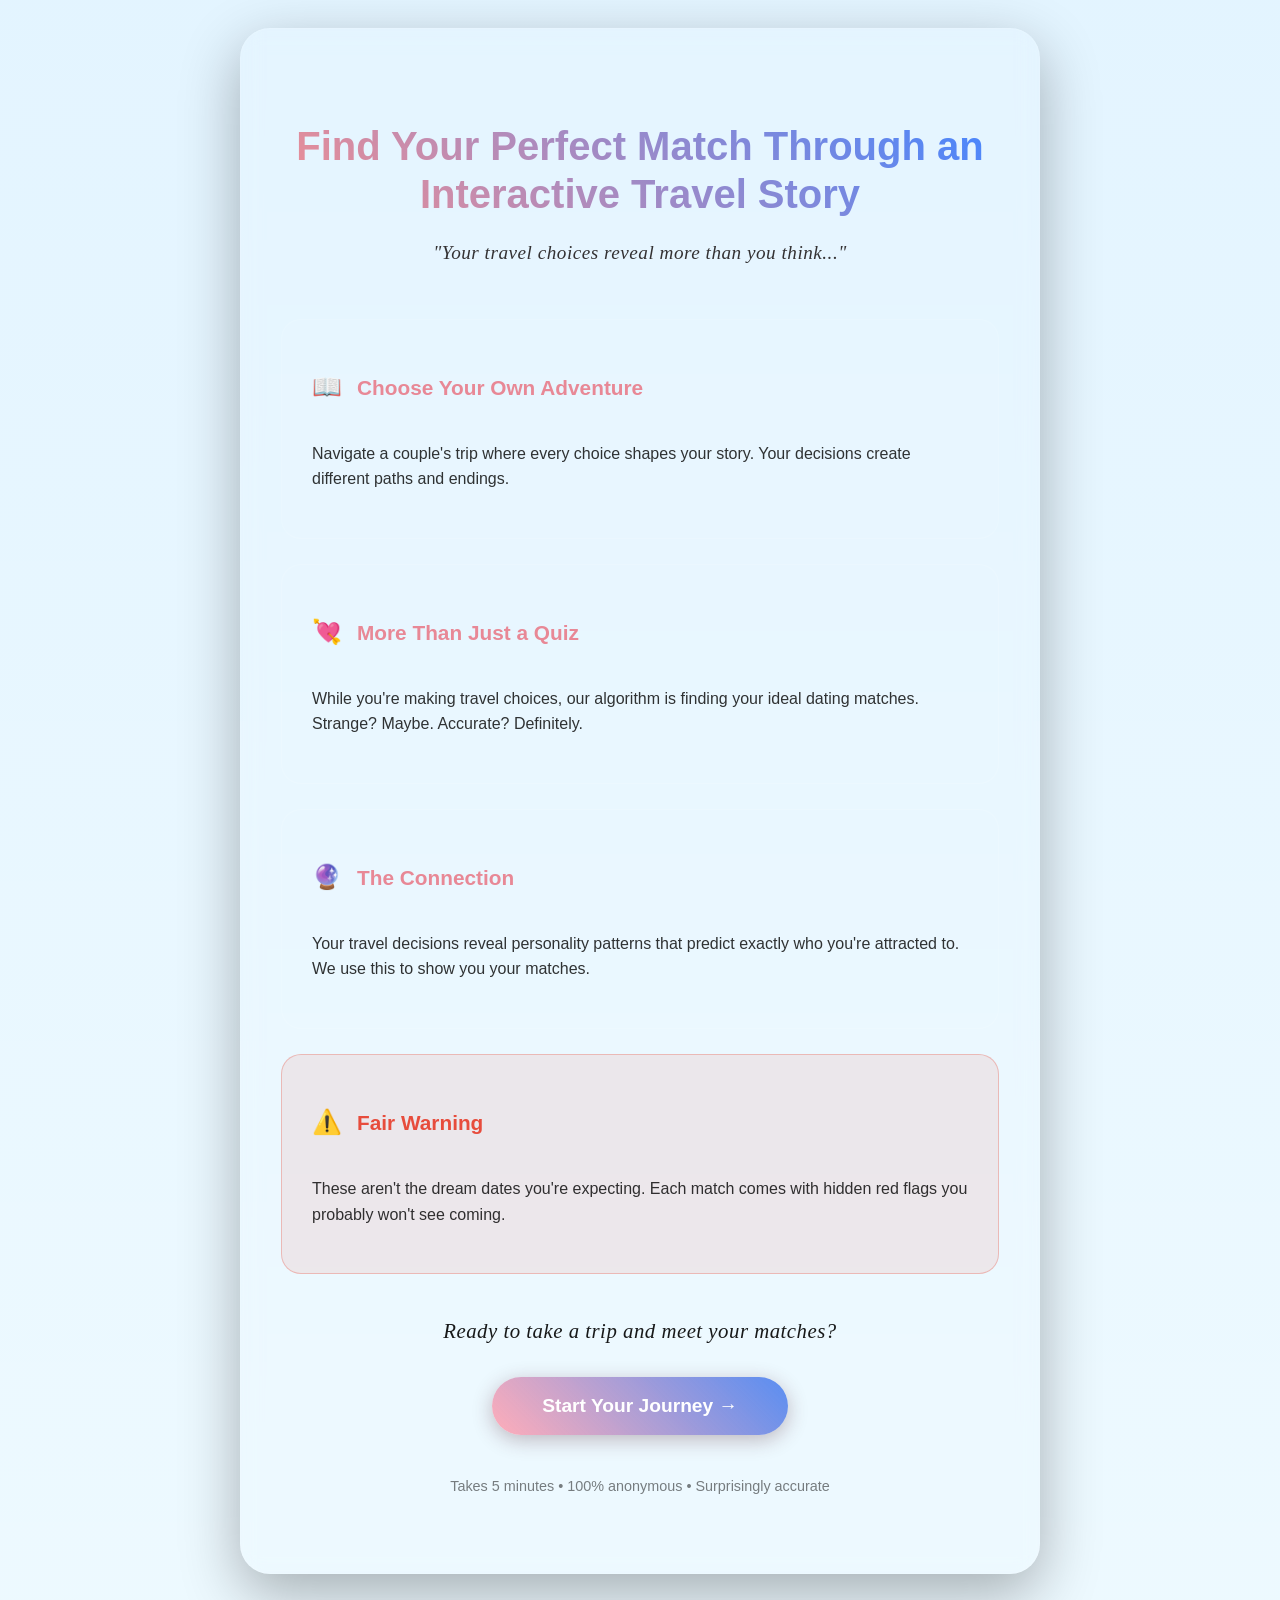
<file: index.html>
<!DOCTYPE html>
<html lang="en">
<head>
    <!-- Global site tag (gtag.js) - Google Analytics -->
    <script async src="https://www.googletagmanager.com/gtag/js?id=G-N2JZPNV27G"></script>
    <script>
    window.dataLayer = window.dataLayer || [];
    function gtag(){dataLayer.push(arguments);}
    gtag('js', new Date());
    gtag('config', 'G-N2JZPNV27G');
    </script>
    
    <meta charset="UTF-8">
    <meta name="viewport" content="width=device-width, initial-scale=1.0">
    <title>Interactive Travel Quiz</title>
    <style>
        * {
            margin: -2;
            padding: 0;
            box-sizing: border-box;
        }

        html {
            scroll-behavior: smooth;
        }

        body {
            font-family: -apple-system, BlinkMacSystemFont, 'Segoe UI', Roboto, sans-serif;
            background: linear-gradient(rgb(0 158 255 / 11%) 0%, rgb(0 175 255 / 7%) 100%);
            color: #000000;
            min-height: 100vh;
            line-height: 1.6;
        }

        /* Hero Section */
        .hero-section {
            min-height: 100vh;
            display: flex;
            align-items: center;
            justify-content: center;
            padding: 20px;
            position: relative;
        }

        /* Main Container */
        .main-container, .container {
            background: rgba(255, 255, 255, 0.05);
            backdrop-filter: blur(10px);
            border-radius: 30px;
            padding: 60px 40px;
            max-width: 800px;
            width: 100%;
            box-shadow: 0 20px 60px rgba(0, 0, 0, 0.3);
            border: 1px solid rgba(255, 255, 255, 0.1);
            position: relative;
            z-index: 10;
            margin: 0 auto;
        }

        /* Title Section */
        .title-section {
            text-align: center;
            margin-bottom: 50px;
        }

        .main-title {
            font-size: 2.5em;
            margin-bottom: 10px;
            background: linear-gradient(45deg, #f86d6dc2, #0c5dffbb);
            -webkit-background-clip: text;
            -webkit-text-fill-color: transparent;
            background-clip: text;
            line-height: 1.2;
        }

        .subtitle {
            font-size: 1.2em;
            color: rgba(8, 0, 0, 0.8);
            margin-top: 20px;
            font-family: Georgia, serif;
            font-style: italic;
            letter-spacing: 0.5px;
        }

        /* Features Grid */
        .features-grid {
            display: grid;
            gap: 25px;
            margin-bottom: 40px;
        }

        .feature-card {
            background: rgba(255, 255, 255, 0.03);
            border: 1px solid rgba(255, 255, 255, 0.1);
            border-radius: 20px;
            padding: 30px;
            transition: all 0.3s ease;
            position: relative;
            overflow: hidden;
        }

        .feature-card:hover {
            transform: translateY(-5px);
            box-shadow: 0 10px 30px rgba(0, 0, 0, 0.3);
            border-color: rgba(18, 70, 243, 0.3);
        }

        .feature-header {
            display: flex;
            align-items: center;
            gap: 15px;
            margin-bottom: 15px;
        }

        .feature-icon {
            font-size: 1.5em;
        }

        .feature-title {
            font-size: 1.3em;
            font-weight: bold;
            color: #e88896;
        }

        .feature-description {
            line-height: 1.6;
            color: rgba(0, 0, 0, 0.8);
        }

        /* Warning Card */
        .warning-card {
            background: rgba(231, 76, 60, 0.1);
            border-color: rgba(231, 76, 60, 0.3);
            animation: pulse 3s infinite;
        }

        .warning-card .feature-title {
            color: #e74c3c;
        }

        @keyframes pulse {
            0%, 100% { opacity: 1; }
            50% { opacity: 0.8; }
        }

        /* CTA Section */
        .cta-section {
            text-align: center;
            margin-top: 40px;
        }

        .cta-question {
            font-size: 1.3em;
            margin-bottom: 25px;
            color: rgba(0, 0, 0, 0.9);
            font-family: Georgia, serif;
            font-style: italic;
            letter-spacing: 0.5px;
        }

        .start-btn, .next-btn {
            background: linear-gradient(45deg, #ffadb9, #2366edbb);
            color: white;
            border: none;
            padding: 18px 50px;
            border-radius: 50px;
            font-size: 1.2em;
            cursor: pointer;
            font-weight: bold;
            transition: all 0.3s ease;
            box-shadow: 0 5px 20px rgb(84 32 45 / 30%);
            display: block;
            margin: 30px auto 0;
        }

        .start-btn:hover, .next-btn:hover:not(:disabled) {
            transform: translateY(-3px);
            box-shadow: 0 10px 30px #51488180;
        }

        .next-btn:disabled {
            opacity: 0.5;
            cursor: not-allowed;
        }

        /* Trust Section */
        .trust-section {
            margin-top: 40px;
            text-align: center;
            color: rgba(0, 0, 0, 0.5);
            font-size: 0.9em;
        }

        /* Demographics Section */
        .demographic-section {
            margin-bottom: 25px;
        }

        .demographic-section label {
            display: block;
            margin-bottom: 15px;
            font-size: 1.1em;
        }

        .demographic-section select {
            width: 100%;
            padding: 15px;
            background: rgb(60 47 47 / 10%);
            border: 2px solid rgb(255 135 135 / 20%);
            border-radius: 12px;
            color: rgb(0, 0, 0);
            font-size: 1em;
        }

        .demographic-section select option {
            background: #1a1a2e;
            color: rgb(10, 0, 0);
        }

        .demographic-section select:focus {
            outline: none;
            border-color: #a88086;
            box-shadow: 0 0 20px rgba(251, 154, 154, 0.3);
        }

        /* Progress Bar */
        .progress-container {
            margin-bottom: 30px;
            text-align: center;
        }

        .progress-counter {
            color: #241a2e;
            font-weight: bold;
            margin-bottom: 10px;
            display: block;
        }

        .progress-bar-wrapper {
            width: 100%;
            height: 8px;
            background: rgba(255, 255, 255, 0.1);
            border-radius: 4px;
            overflow: hidden;
            margin-bottom: 10px;
        }

        .progress-bar-fill {
            height: 100%;
            background: linear-gradient(45deg, #ffa9cb, #225df37a);
            transition: width 0.3s ease;
            border-radius: 4px;
        }

        /* Question Container */
        .question-container {
            animation: fadeIn 0.5s ease-in;
            max-width: 800px;
            margin: 0 auto;
            padding: 20px;
        }

        @keyframes fadeIn {
            from { opacity: 0; transform: translateY(20px); }
            to { opacity: 1; transform: translateY(0); }
        }

        /* Scenario Section */
        .scenario {
            background: linear-gradient(180deg, rgb(254 224 224 / 10%) 0%, rgb(249 217 225 / 3%) 100%);
            border: 2px solid #775675;
            padding: 30px;
            border-radius: 20px;
            margin-bottom: 40px;
            font-size: 1.2em;
            line-height: 1.8;
            color: #030000;
            font-weight: 500;
            text-align: center;
            position: relative;
            box-shadow: 0 5px 20px #655f6e;
        }

        .scenario::before {
            content: "SCENARIO";
            position: absolute;
            top: -12px;
            left: 30px;
            background: #1a1a2e;
            padding: 0 15px;
            color: #e88896;
            font-size: 0.8em;
            font-weight: bold;
            letter-spacing: 2px;
        }

        /* Choices Section */
        .choices {
            display: flex;
            flex-direction: column;
            gap: 20px;
            margin-bottom: 40px;
        }

        .choice.selected {
            background: rgba(110, 183, 247, 0.11);
            border-color: #6691ff;
        }
        

        .choice {
            background: rgb(87 167 247 / 0%);
            border: 2px solid rgb(76 167 255 / 41%);
            padding: 25px;
            border-radius: 15px;
            cursor: pointer;
            transition: all 0.3s ease;
            position: relative;
            overflow: hidden;
            font-size: 1.05em;
            line-height: 1.6;
        }

        .choice:hover {
            background: rgba(255, 255, 255, 0.15);
            border-color: #6691ff;
            transform: translateY(-2px);
            box-shadow: 0 5px 20px rgba(156, 203, 253, 0.3);
        }

        .element.style {
            text-align: center;
            color: #e88896;
            margin-bottom: 20px;
            font-size: 0.9em;
        }

        .multi-select-info {
            text-align: center;
            color: rgba(255, 131, 164, 0.53);
            margin-bottom: 20px;
            font-weight: bold;
        }

        /* Results */
        .result-container {
            animation: fadeIn 0.8s ease-in;
            max-width: 1200px;
            margin: 0 auto;
            padding: 20px;
        }

        .personality-intro {
            background: rgb(205 230 255 / 73%);
            border: 2px solid #8bb0be;
            padding: 30px;
            border-radius: 15px;
            margin-bottom: 30px;
            text-align: center;
        }
        

        .personality-text {
            font-size: 1.2em;
            line-height: 1.8;
            margin-bottom: 20px;
        }

        .warning-text {
            font-size: 1.1em;
            color: #ff2400de;
            font-weight: bold;
            margin-top: 20px;
            animation: pulse 2s infinite;
        }

        /* Cards */
        .cards-container {
            display: flex;
            gap: 30px;
            margin: 40px 0;
            justify-content: center;
            flex-wrap: wrap;
            max-width: 100%;
        }

        .character-card {
            width: 350px;
            height: 500px;
            position: relative;
            perspective: 1000px;
            cursor: pointer;
            animation: slideIn 0.6s ease-out forwards;
            opacity: 0;
            flex-shrink: 0;
        }

        .character-card:nth-child(1) { animation-delay: 0.3s; }
        .character-card:nth-child(2) { animation-delay: 0.6s; }
        .character-card:nth-child(3) { animation-delay: 0.9s; }

        @keyframes slideIn {
            from {
                transform: translateX(100px);
                opacity: 0;
            }
            to {
                transform: translateX(0);
                opacity: 1;
            }
        }

        .card-inner {
            position: relative;
            width: 100%;
            height: 100%;
            text-align: center;
            transition: transform 0.8s;
            transform-style: preserve-3d;
        }

        .character-card.flipped .card-inner {
            transform: rotateY(180deg);
        }

        .card-front, .card-back {
            position: absolute;
            width: 100%;
            height: 100%;
            -webkit-backface-visibility: hidden;
            backface-visibility: hidden;
            border-radius: 20px;
            padding: 30px;
            display: flex;
            flex-direction: column;
            justify-content: space-between;
            box-shadow: 0 10px 30px rgba(0, 0, 0, 0.3);
        }

        .card-front {
            background: linear-gradient(358deg, #d1e7fe40 0%, #277dff17 100%);
            border: 2px solid rgba(49, 122, 146, 0.3);
        }

        .card-back {
            background: linear-gradient(135deg, #7b3636 0%, #5a2f2f 100%);
            border: 2px solid #c11818;
            transform: rotateY(180deg);
        }

        .match-percentage {
            position: absolute;
            top: 5px;
            right: 5px;
            background: rgba(226, 10, 10, 0.796);
            color: white;
            padding: 4px 6px;
            border-radius: 70px;
            font-weight: bold;
            font-size: 1em;
        }

        .card-title {
            font-size: 1.5em;
            color: #e97f8f;
            margin-bottom: 20px;
            margin-top: 10px;
            text-transform: uppercase;
            letter-spacing: 2px;
        }

        .character-avatars {
            display: flex;
            flex-wrap: wrap;
            gap: 10px;
            justify-content: center;
            margin: 20px 0;
        }

        .avatar {
            background: rgb(153 176 255 / 30%);
            padding: 9px 15px;
            border-radius: 20px;
            font-size: 0.8em;
            border: 1px solid rgb(80 111 171 / 20%);
        }

        .attraction-text {
            font-style: italic;
            line-height: 1.6;
            opacity: 0.9;
            flex-grow: 1;
            display: flex;
            align-items: center;
        }

        .click-to-flip {
            background: rgba(255, 84, 84, 0.2);
            padding: 10px 20px;
            border-radius: 30px;
            font-size: 0.9em;
            margin-top: 20px;
            animation: bounce 2s infinite;
        }

        @keyframes bounce {
            0%, 100% { transform: translateY(0); }
            50% { transform: translateY(-5px); }
        }

        .red-flags {
            margin: 20px 0;
        }

        .red-flag {
            background: rgba(231, 76, 60, 0.2);
            border-left: 4px solid #e74c3c;
            padding: 15px;
            margin: 10px 0;
            border-radius: 0 10px 10px 0;
            font-size: 0.95em;
        }

        .red-flag strong {
            color: #df0000;
            display: block;
            margin-bottom: 5px;
        }

        /* Mobile Responsive */
        @media (max-width: 768px) {
            .main-container, .container {
                padding: 40px 25px;
            }

            .main-title {
                font-size: 2em;
            }

            .feature-card {
                padding: 25px;
            }

            .feature-title {
                font-size: 1.1em;
            }

            .start-btn, .next-btn {
                padding: 15px 40px;
                font-size: 1.1em;
            }

            .cards-container {
                flex-direction: column;
                align-items: center;
            }
            
            .character-card {
                width: 100%;
                max-width: 350px;
            }
        }

        /* Hide sections by default */
        .hidden {
            display: none !important;
        }

        /* Status indicator for Google Sheets */
        .status-indicator {
            position: fixed;
            top: 20px;
            right: 20px;
            padding: 10px 20px;
            border-radius: 20px;
            font-size: 0.9em;
            z-index: 1000;
            display: none;
        }

        .status-success {
            background: rgba(46, 204, 113, 0.9);
            color: white;
        }

        .status-error {
            background: rgba(231, 76, 60, 0.9);
            color: white;
        }

        .status-info {
            background: rgba(52, 152, 219, 0.9);
            color: white;
        }

        .archetype-keywords {
            display: flex;
            flex-wrap: wrap;
            gap: 10px;
            justify-content: center;
            margin-bottom: 25px;
            padding: 20px 0;
        }

        .keyword-tag {
            background: linear-gradient(45deg, #ff8495a8, #ff7388ab);
            border: 1px solid #c2bfff;
            color: #fafafa;
            padding: 8px 16px;
            border-radius: 25px;
            font-size: 0.9em;
            font-weight: 600;
            text-transform: uppercase;
            letter-spacing: 0.5px;
            animation: fadeInUp 0.6s ease-out forwards;
            opacity: 0;
            transform: translateY(20px);
        }

        .keyword-tag:nth-child(1) { animation-delay: 0.1s; }
        .keyword-tag:nth-child(2) { animation-delay: 0.2s; }
        .keyword-tag:nth-child(3) { animation-delay: 0.3s; }
        .keyword-tag:nth-child(4) { animation-delay: 0.4s; }
        .keyword-tag:nth-child(5) { animation-delay: 0.5s; }
        .keyword-tag:nth-child(6) { animation-delay: 0.6s; }

        @keyframes fadeInUp {
            to {
                opacity: 1;
                transform: translateY(0);
            }
        }

        .keyword-tag:hover {
            background: linear-gradient(45deg, rgba(243, 156, 18, 0.3), rgba(231, 76, 60, 0.3));
            border-color: rgba(243, 156, 18, 0.6);
            transform: translateY(-2px);
            box-shadow: 0 5px 15px rgba(243, 156, 18, 0.2);
            transition: all 0.3s ease;
        }

        /* Mobile responsive */
        @media (max-width: 768px) {
            .archetype-keywords {
                gap: 8px;
                padding: 15px 0;
            }
            
            .keyword-tag {
                padding: 6px 12px;
                font-size: 0.8em;
            }
        }
        .section-header {
            text-align: center;
            margin: 40px auto 30px;
            max-width: 700px;
        }

        .section-title {
            font-size: 2.2em;
            margin-bottom: 15px;
            background: linear-gradient(45deg, #ff8d9e, #7276f4);
            -webkit-background-clip: text;
            -webkit-text-fill-color: transparent;
            background-clip: text;
            font-weight: 700;
            letter-spacing: -0.5px;
        }

        .section-subtitle {
            font-size: 1.2em;
            color: rgba(0, 0, 0, 0.8);
            line-height: 1.6;
            margin: 0;
            font-style: italic;
        }

        /* Toxic section styling */
        .toxic-section-divider {
            margin: 60px 0 40px;
            padding: 40px 0;
            background: rgb(255 24 0 / 5%);
            border-top: 2px solid rgb(0 0 0 / 20%);
            border-bottom: 2px solid rgb(255 24 0 / 20%);
        }

        .toxic-header {
            margin: 0 auto;
        }

        .toxic-title {
            background: linear-gradient(45deg, #f13d3d, #bc2121);
            -webkit-background-clip: text;
            -webkit-text-fill-color: transparent;
            background-clip: text;
            animation: pulse-warning 2s ease-in-out infinite;
        }

        .toxic-header .section-subtitle {
            color: rgba(15, 14, 14, 0.9);
            font-weight: 600;
        }

        @keyframes pulse-warning {
            0%, 100% { 
                filter: brightness(1);
                transform: scale(1);
            }
            50% { 
                filter: brightness(1.1);
                transform: scale(1.02);
            }
        }

        /* Mobile responsive */
        @media (max-width: 768px) {
            .section-title {
                font-size: 1.8em;
            }
            
            .section-subtitle {
                font-size: 1.1em;
                padding: 0 15px;
            }
            
            .toxic-section-divider {
                margin: 40px 0 30px;
                padding: 30px 0;
            }
        }

        /* Animation for section reveals */
        .section-header {
            animation: fadeInUp 0.8s ease-out;
        }

        .toxic-section-divider {
            animation: slideInFromBottom 1s ease-out 0.5s both;
        }

        @keyframes slideInFromBottom {
            from {
                opacity: 0;
                transform: translateY(50px);
            }
            to {
                opacity: 1;
                transform: translateY(0);
            }
        }


    </style>
</head>
<body>
    <!-- Status Indicator -->
    <div id="status-indicator" class="status-indicator"></div>

    <!-- Intro Screen -->
    <section class="hero-section" id="intro-screen">
        <div class="main-container">
            <div class="title-section">
                <h1 class="main-title">Find Your Perfect Match Through an Interactive Travel Story</h1>
                <p class="subtitle">"Your travel choices reveal more than you think..."</p>
            </div>

            <div class="features-grid">
                <div class="feature-card">
                    <div class="feature-header">
                        <span class="feature-icon">📖</span>
                        <h3 class="feature-title">Choose Your Own Adventure</h3>
                    </div>
                    <p class="feature-description">
                        Navigate a couple's trip where every choice shapes your story. 
                        Your decisions create different paths and endings.
                    </p>
                </div>

                <div class="feature-card">
                    <div class="feature-header">
                        <span class="feature-icon">💘</span>
                        <h3 class="feature-title">More Than Just a Quiz</h3>
                    </div>
                    <p class="feature-description">
                        While you're making travel choices, our algorithm is finding your 
                        ideal dating matches. Strange? Maybe. Accurate? Definitely.
                    </p>
                </div>

                <div class="feature-card">
                    <div class="feature-header">
                        <span class="feature-icon">🔮</span>
                        <h3 class="feature-title">The Connection</h3>
                    </div>
                    <p class="feature-description">
                        Your travel decisions reveal personality patterns that predict 
                        exactly who you're attracted to. We use this to show you your matches.
                    </p>
                </div>

                <div class="feature-card warning-card">
                    <div class="feature-header">
                        <span class="feature-icon">⚠️</span>
                        <h3 class="feature-title">Fair Warning</h3>
                    </div>
                    <p class="feature-description">
                        These aren't the dream dates you're expecting. Each match comes 
                        with hidden red flags you probably won't see coming.
                    </p>
                </div>
            </div>

            <div class="cta-section">
                <p class="cta-question">Ready to take a trip and meet your matches?</p>
                <button class="start-btn" onclick="startJourney()">
                    Start Your Journey →
                </button>
            </div>

            <div class="trust-section">
                <p>Takes 5 minutes • 100% anonymous • Surprisingly accurate</p>
            </div>
        </div>
    </section>

    <!-- Demographics Screen -->
    <div id="demographics-screen" class="hidden">
        <div class="container">
            <h2 style="text-align: center; color: #e88896; margin-bottom: 30px;">Tell Us About Yourself</h2>
            <p style="text-align: center; opacity: 0.8; margin-bottom: 40px;">This helps us provide more personalized insights</p>
            
            <div class="demographic-section">
                <label>What is your ethnicity?</label>
                <select id="ethnicity-select">
                    <option value="">Select your ethnicity</option>
                    <option value="asian">Asian</option>
                    <option value="black">Black/African American</option>
                    <option value="hispanic">Hispanic/Latino</option>
                    <option value="white">White/Caucasian</option>
                    <option value="middle-eastern">Middle Eastern</option>
                    <option value="native">Native American</option>
                    <option value="pacific-islander">Pacific Islander</option>
                    <option value="mixed">Mixed/Multiple</option>
                    <option value="other">Other</option>
                    <option value="prefer-not">Prefer not to say</option>
                </select>
            </div>

            <div class="demographic-section">   
                <label>What is your gender identity?</label>
                <select id="gender-select">
                    <option value="">Select your gender identity</option>
                    <option value="man">Man</option>
                    <option value="woman">Woman</option>
                    <option value="non-binary">Non-binary</option>
                    <option value="genderfluid">Genderfluid</option>
                    <option value="transgender-man">Transgender man</option>
                    <option value="transgender-woman">Transgender woman</option>
                    <option value="agender">Agender</option>
                    <option value="two-spirit">Two-Spirit</option>
                    <option value="other">Other</option>
                    <option value="prefer-not">Prefer not to say</option>
                </select>
            </div>
            
            <div class="demographic-section">
                <label>What is your sexual orientation?</label>
                <select id="orientation-select">
                    <option value="">Select your orientation</option>
                    <option value="straight">Straight/Heterosexual</option>
                    <option value="gay">Gay</option>
                    <option value="lesbian">Lesbian</option>
                    <option value="bisexual">Bisexual</option>
                    <option value="pansexual">Pansexual</option>
                    <option value="asexual">Asexual</option>
                    <option value="queer">Queer</option>
                    <option value="questioning">Questioning</option>
                    <option value="other">Other</option>
                    <option value="prefer-not">Prefer not to say</option>
                </select>
            </div>
            
            <button class="next-btn" onclick="startActualQuiz()">Continue to Quiz</button>
        </div>
    </div>
        
    <!-- Quiz Container -->
    <div id="quiz-container" class="hidden">
        <div class="container">
            <div class="progress-container">
                <span class="progress-counter">
                    Question <span id="currentQuestion">1</span> of <span id="totalQuestions">11</span>
                </span>
                <div class="progress-bar-wrapper">
                    <div class="progress-bar-fill" id="progressFill" style="width: 9%;"></div>
                </div>
            </div>
            <div id="question-content"></div>
        </div>
    </div>    

    <!-- Result Container -->
    <div id="result-container" class="hidden">
        <div id="result-content"></div>
    </div>

    <script>
        // Quiz data structure with ALL original questions
        // Weekend City Adventure - Complete question set maintaining all psychological insights
        const questions = {
            "1": {
                scenario: "You're planning a weekend getaway to a city a few hours away. How many days do you want your trip to be?",
                choices: [
                    { text: "Let's pick whatever number of days makes us both feel relaxed and connected.", next: "2", scores: { emotional: 2, logical: 0, exploratory: 0 } },
                    { text: "I'll check our budget and work schedules to choose the most practical trip length.", next: "2", scores: { emotional: 0, logical: 2, exploratory: 0 } },
                    { text: "Let's go as long as we can manage—more days means more chances for spontaneous adventures.", next: "2", scores: { emotional: 0, logical: 0, exploratory: 2 } }
                ]
            },
            "2": {
                scenario: "Now you need to decide where to stay. You've always wanted to experience the historic downtown area, but your partner thinks the trendy arts district would be more fun.",
                choices: [
                    { text: "If the arts district makes you happier, I'm good with it.", next: "3.1", scores: { emotional: 2, logical: 0, exploratory: 0 } },
                    { text: "Downtown makes more sense—easier parking, better access to major attractions, and more dining options.", next: "3.2", scores: { emotional: 0, logical: 2, exploratory: 0 } },
                    { text: "The arts district just feels right to me—I love the idea of exploring somewhere more creative and unexpected.", next: "3.1", scores: { emotional: 0, logical: 0, exploratory: 2 } }
                ]
            },
            "3.1": {
                scenario: "You guys are heading to the arts district! You're excited. But the night before you leave, your partner tells you work came up and they have to stay behind for another day.",
                choices: [
                    { text: "I'll cancel and reschedule so we arrive together. I don't want to explore a new city alone.", next: "4.1", scores: { emotional: 2, logical: 0, exploratory: 0 } },
                    { text: "I'll compare cancellation fees; if it's too expensive, I'll drive up today, check in, and you can join me tomorrow.", next: "4.3", scores: { emotional: 0, logical: 2, exploratory: 0 } },
                    { text: "This is actually great—more time to wander around solo. I'll head up today and explore until you arrive tomorrow.", next: "4.3", scores: { emotional: 0, logical: 0, exploratory: 2 } }
                ]
            },
            "3.2": {
                scenario: "You guys are staying downtown! You're excited. But the night before you leave, your partner tells you work came up and they have to stay behind for another day.",
                choices: [
                    { text: "I don't want to experience a new city without you. Let me reschedule so we can go together.", next: "4.2", scores: { emotional: 2, logical: 0, exploratory: 0 } },
                    { text: "Let me check the rescheduling costs first. If they're reasonable, I'll wait. If not, I'll go ahead and you can join tomorrow.", next: "4.4", scores: { emotional: 0, logical: 2, exploratory: 0 } },
                    { text: "Actually, this could be fun! I'll go explore downtown on my own and have stories to share when you arrive.", next: "4.4", scores: { emotional: 0, logical: 0, exploratory: 2 } }
                ]
            },
            "4.1": {
                scenario: "You canceled your trip and are staying home tonight. It's late evening and your partner still hasn't replied to any texts all day.",
                choices: [
                    { text: "You pick up your phone again and text: 'Please let me know you're okay—I'm really worried.'", next: "5.1", scores: { emotional: 2, logical: 0, exploratory: 0 } },
                    { text: "You decide to leave the house for a bit—grab coffee at a nearby café and take a walk until they respond.", next: "5.1", scores: { emotional: 0, logical: 2, exploratory: 0 } },
                    { text: "They're probably still tied up with work. I'll confirm that our rescheduled plans are all set and avoid reaching out until necessary.", next: "5.1", scores: { emotional: 0, logical: 0, exploratory: 2 } }
                ]
            },
            "4.2": {
                scenario: "You canceled your trip and are staying home tonight. It's late evening and your partner still hasn't replied to any texts all day.",
                choices: [
                    { text: "You pick up your phone again and text: 'Please let me know you're okay—I'm really worried.'", next: "5.2", scores: { emotional: 2, logical: 0, exploratory: 0 } },
                    { text: "They're probably swamped with work. I'll get some fresh air and grab coffee until they respond.", next: "5.2", scores: { emotional: 0, logical: 2, exploratory: 0 } },
                    { text: "Work emergencies happen. I'll double-check our new hotel booking and wait for them to reach out.", next: "5.2", scores: { emotional: 0, logical: 0, exploratory: 2 } }
                ]
            },
            "4.3": {
                scenario: "You arrive in the arts district alone because your partner's trip was pushed to tomorrow. Your hotel room is ready; it's 2 PM and you have the whole afternoon free.",
                choices: [
                    { text: "I'll go to that cute gallery café we both wanted to visit—and send them a photo so they feel part of it.", next: "5.3", scores: { emotional: 2, logical: 0, exploratory: 0 } },
                    { text: "Let's stick to the plan and take that self-guided art walk since I'm already here—no need to reinvent the day.", next: "5.3", scores: { emotional: 0, logical: 2, exploratory: 0 } },
                    { text: "I'll just wander around and see what catches my eye in this neighborhood.", next: "5.3", scores: { emotional: 0, logical: 0, exploratory: 2 } }
                ]
            },
            "4.4": {
                scenario: "You arrive downtown alone because your partner's trip was pushed to tomorrow. Your hotel room is ready; it's 2 PM and you have the whole afternoon free.",
                choices: [
                    { text: "I'll go to that historic café we both wanted to visit—and send them photos so they feel part of it.", next: "5.4", scores: { emotional: 2, logical: 0, exploratory: 0 } },
                    { text: "Let's stick to the plan and take that walking tour since I'm already here—no need to change everything.", next: "5.4", scores: { emotional: 0, logical: 2, exploratory: 0 } },
                    { text: "I'll just wander around and see what catches my eye in these historic streets.", next: "5.4", scores: { emotional: 0, logical: 0, exploratory: 2 } }
                ]
            },
            "5.1": {
                scenario: "Later, your partner arrives at your place. 'Work has been crazy and I'm sorry for not replying to your texts all day,' they say.",
                choices: [
                    { text: "I was so worried! I felt completely ignored and it really hurt my feelings. I need you to understand how that made me feel.", next: "6.1", scores: { emotional: 2, logical: 0, exploratory: 0 } },
                    { text: "I understand work gets hectic. Just send a quick 'busy today' text next time so I know what's happening.", next: "6.1", scores: { emotional: 0, logical: 2, exploratory: 0 } },
                    { text: "No worries! I ended up discovering some cool local places on my own. Actually worked out pretty well - want to hear about it?", next: "6.1", scores: { emotional: 0, logical: 0, exploratory: 2 } }
                ]
            },
            "5.2": {
                scenario: "Later, your partner arrives at your place. 'Work has been crazy and I'm sorry for not replying to your texts all day,' they say.",
                choices: [
                    { text: "I was so worried! I felt completely ignored and it really hurt my feelings. I need you to understand how that made me feel.", next: "6.2", scores: { emotional: 2, logical: 0, exploratory: 0 } },
                    { text: "I understand work gets hectic. Just send a quick 'busy today' text next time so I know what's happening.", next: "6.2", scores: { emotional: 0, logical: 2, exploratory: 0 } },
                    { text: "No worries! I ended up discovering some cool local places on my own. Actually worked out pretty well - want to hear about it?", next: "6.2", scores: { emotional: 0, logical: 0, exploratory: 2 } }
                ]
            },
            "5.3": {
                scenario: "You're walking through the arts district when you see a street artist creating an incredible mural—but your phone battery is at 5%.",
                choices: [
                    { text: "This is too amazing not to capture—I'll risk my phone dying for this moment.", next: "6.3", scores: { emotional: 0, logical: 0, exploratory: 2 } },
                    { text: "I'll snap one quick photo, then save the rest of my battery.", next: "6.3", scores: { emotional: 0, logical: 2, exploratory: 0 } },
                    { text: "I'll just enjoy this without my phone—some moments are better experienced than photographed.", next: "6.3", scores: { emotional: 2, logical: 0, exploratory: 0 } }
                ]
            },
            "5.4": {
                scenario: "You're strolling through downtown when you hear a street musician playing something so moving you stop in your tracks—but your phone battery is at 5%.",
                choices: [
                    { text: "This is too amazing not to capture—I'll risk my phone dying for this moment.", next: "6.4", scores: { emotional: 0, logical: 1, exploratory: 1 } },
                    { text: "I'll snap one quick photo, then save the rest of my battery.", next: "6.4", scores: { emotional: 1, logical: 1, exploratory: 0 } },
                    { text: "I'll just enjoy this without my phone—some moments are better experienced than photographed.", next: "6.4", scores: { emotional: 1, logical: 0, exploratory: 1 } }
                ]
            },
            "6.1": {
                scenario: "The next day, you and your partner drive up to the city and check into your hotel. Now you have a few hours before dinner. Pick exactly two of these to begin your city adventure:",
                multiSelect: 2,
                choices: [
                    { text: "City Hall & Historic District - Visit the iconic buildings and learn about the city's history", next: "7.1", scores: { emotional: 0, logical: 1, exploratory: 0 } },
                    { text: "Scenic Overlook - Share a romantic moment looking out over the whole city", next: "7.2", scores: { emotional: 1, logical: 0, exploratory: 0 } },
                    { text: "Hidden Speakeasy - Discover a secret local bar tucked away from the tourist crowds", next: "7.3", scores: { emotional: 0, logical: 0, exploratory: 1 } }
                ]
            },
            "6.2": {
                scenario: "The next day, you and your partner drive up to the city and check into your hotel. Now you have a few hours before dinner. Pick exactly two of these to begin your city adventure:",
                multiSelect: 2,
                choices: [
                    { text: "Art Museum - Explore the city's famous collection and cultural exhibits", next: "7.4", scores: { emotional: 0, logical: 1, exploratory: 0 } },
                    { text: "Rooftop Garden - Share a romantic view from the city's most beautiful elevated spot", next: "7.5", scores: { emotional: 1, logical: 0, exploratory: 0 } },
                    { text: "Local Market - Hunt down the authentic food market that locals rave about", next: "7.6", scores: { emotional: 0, logical: 0, exploratory: 1 } }
                ]
            },
            "6.3": {
                scenario: "The next day, your partner arrives and you both check into your hotel. With a few hours to kill before dinner, you decide to explore. Pick exactly two activities to start your adventure:",
                multiSelect: 2,
                choices: [
                    { text: "City Hall & Historic District - Visit the iconic buildings and learn about the city's history", next: "7.1", scores: { emotional: 0, logical: 1, exploratory: 0 } },
                    { text: "Scenic Overlook - Share a romantic moment looking out over the whole city", next: "7.2", scores: { emotional: 1, logical: 0, exploratory: 0 } },
                    { text: "Hidden Speakeasy - Discover a secret local bar tucked away from the tourist crowds", next: "7.3", scores: { emotional: 0, logical: 0, exploratory: 1 } }
                ]
            },
            "6.4": {
                scenario: "The next day, your partner arrives and you both check into your hotel. With a few hours to kill before dinner, you decide to explore. Pick exactly two activities to start your adventure:",
                multiSelect: 2,
                choices: [
                    { text: "Art Museum - Explore the city's famous collection and cultural exhibits", next: "7.4", scores: { emotional: 0, logical: 1, exploratory: 0 } },
                    { text: "Rooftop Garden - Share a romantic view from the city's most beautiful elevated spot", next: "7.5", scores: { emotional: 1, logical: 0, exploratory: 0 } },
                    { text: "Local Market - Hunt down the authentic food market that locals rave about", next: "7.6", scores: { emotional: 0, logical: 0, exploratory: 1 } }
                ]
            },
            "7.1": {
                scenario: "As you approach the historic district, your partner suddenly feels overwhelmed by the crowd of tourists. They tug your arm and say, 'Can we leave? I can't focus like this.'",
                choices: [
                    { text: "I'd step aside with them and focus on how they're feeling before anything else.", next: "9.1", scores: { emotional: 2, logical: 0, exploratory: 0 } },
                    { text: "Sure, but let me grab one quick photo since we made it this far.", next: "9.1", scores: { emotional: 0, logical: 2, exploratory: 0 } },
                    { text: "I'd point toward that quiet side street and say, 'Let's try exploring over there instead.'", next: "9.1", scores: { emotional: 0, logical: 0, exploratory: 2 } }
                ]
            },
            "7.2": {
                scenario: "You're at the scenic overlook just as the sun creates perfect golden hour lighting over the city. Your partner's phone buzzes: it's a friend with last-minute tickets to a rooftop concert starting now.",
                choices: [
                    { text: "I've been looking forward to this view—let's stay here. We can't leave now; I want us to share this moment.", next: "9.1", scores: { emotional: 2, logical: 0, exploratory: 0 } },
                    { text: "We came here for the view and have 20 minutes of good light left. Let's finish this, then maybe catch the concert after.", next: "9.1", scores: { emotional: 0, logical: 2, exploratory: 0 } },
                    { text: "Rooftop concert? Way more exciting than another viewpoint! Let's go see what happens!", next: "9.1", scores: { emotional: 0, logical: 0, exploratory: 2 } }
                ]
            },
            "7.3": {
                scenario: "After finding the hidden speakeasy, the bartender invites you both to join their trivia night that's starting with a small group of regulars.",
                choices: [
                    { text: "Oh my god, that sounds fun! Are you up for it? Let's do it!", next: "9.1", scores: { emotional: 2, logical: 0, exploratory: 0 } },
                    { text: "Hmm, let me just watch for a sec to see what we're getting into first.", next: "9.1", scores: { emotional: 0, logical: 2, exploratory: 0 } },
                    { text: "Sure, why not? Let's see what happens!", next: "9.1", scores: { emotional: 0, logical: 0, exploratory: 2 } }
                ]
            },
            "7.4": {
                scenario: "You're at the art museum with only two hours before it closes. There are so many exhibits to see, but you can't possibly visit everything. How do you decide what to prioritize?",
                choices: [
                    { text: "I really want to see the contemporary wing—that's been on my list forever!", next: "9.2", scores: { emotional: 2, logical: 0, exploratory: 0 } },
                    { text: "Let's pick the top 3 must-see exhibits and focus on those so we don't waste time wandering.", next: "9.2", scores: { emotional: 0, logical: 2, exploratory: 0 } },
                    { text: "Let's just wander and see what draws us in—we might discover something amazing.", next: "9.2", scores: { emotional: 0, logical: 0, exploratory: 2 } }
                ]
            },
            "7.5": {
                scenario: "Your partner wants to write your initials somewhere at the rooftop garden as a memory of your trip. You're not sure how you feel about it.",
                choices: [
                    { text: "It might be a bit cheesy, but it's meaningful to them—so I'd go for it.", next: "9.2", scores: { emotional: 2, logical: 0, exploratory: 0 } },
                    { text: "I'd prefer taking a great selfie—something we'll actually keep and look at later.", next: "9.2", scores: { emotional: 0, logical: 2, exploratory: 0 } },
                    { text: "Let's write them but somewhere more hidden and unexpected—feels more fun and personal.", next: "9.2", scores: { emotional: 0, logical: 0, exploratory: 2 } }
                ]
            },
            "7.6": {
                scenario: "You arrive at the local market filled with amazing food vendors and unique crafts—you're overwhelmed by all the choices.",
                choices: [
                    { text: "I'll let my partner pick what looks good to them.", next: "9.2", scores: { emotional: 2, logical: 0, exploratory: 0 } },
                    { text: "Check reviews online—let's see what other people say are the must-try spots here.", next: "9.2", scores: { emotional: 0, logical: 2, exploratory: 0 } },
                    { text: "Ask that vendor for their recommendation—when in doubt, trust the locals.", next: "9.2", scores: { emotional: 0, logical: 0, exploratory: 2 } }
                ]
            },
            "9.1": {
                scenario: "It's 7 PM and you're both starving. You find a cozy bistro that looks perfect—there's a 45-minute wait for a table. Your partner suggests finding somewhere else nearby.",
                choices: [
                    { text: "But this place looks so perfect and romantic! Can't we just wait? I really had my heart set on this.", next: "10.1", scores: { emotional: 2, logical: 0, exploratory: 0 } },
                    { text: "45 minutes is too long when we're this hungry. Let's find somewhere nearby - we'll enjoy our food more if we eat sooner.", next: "10.1", scores: { emotional: 0, logical: 2, exploratory: 0 } },
                    { text: "Let's walk around and see what we discover! Maybe we'll find some hidden gem or food truck we never would have tried.", next: "10.1", scores: { emotional: 0, logical: 0, exploratory: 2 } }
                ]
            },
            "9.2": {
                scenario: "It's 7 PM and you're both starving. You find a cozy bistro that looks perfect—there's a 45-minute wait for a table. Your partner suggests finding somewhere else nearby.",
                choices: [
                    { text: "But this place looks so perfect and romantic! Can't we just wait? I really had my heart set on this.", next: "10.2", scores: { emotional: 2, logical: 0, exploratory: 0 } },
                    { text: "45 minutes is too long when we're this hungry. Let's find somewhere nearby - we'll enjoy our food more if we eat sooner.", next: "10.2", scores: { emotional: 0, logical: 2, exploratory: 0 } },
                    { text: "Let's walk around and see what we discover! Maybe we'll find some hidden gem or food truck we never would have tried.", next: "10.2", scores: { emotional: 0, logical: 0, exploratory: 2 } }
                ]
            },
            "10.1": {
                scenario: "It's nearly 10 PM and you're both getting tired after your big city day. You could head back to your hotel, but there's a late-night jazz club with live music starting in 15 minutes, or a 24-hour diner that locals say has the best breakfast in the city.",
                choices: [
                    { text: "Live jazz sounds so romantic! Even though we're tired, imagine how perfect it would be to end our day with music and atmosphere!", next: "end", scores: { emotional: 2, logical: 0, exploratory: 0 } },
                    { text: "We've had a full day and need rest for tomorrow's exploring. Let's head back to the hotel and get proper sleep.", next: "end", scores: { emotional: 0, logical: 2, exploratory: 0 } },
                    { text: "Local diner at 10 PM? That's where we'll find the real city experience! Who knows what characters we'll meet there.", next: "end", scores: { emotional: 0, logical: 0, exploratory: 2 } }
                ]
            },
            "10.2": {
                scenario: "After dinner, you walk past a vintage movie theater showing a classic film that starts in 10 minutes, while across the street there's a retro arcade that looks surprisingly fun and busy.",
                choices: [
                    { text: "Ooh, a classic film sounds so romantic! We could share popcorn in the dark theater - that feels perfect after dinner together.", next: "end", scores: { emotional: 2, logical: 0, exploratory: 0 } },
                    { text: "The movie starts in 10 minutes, so we'd have to rush and might miss the beginning. The arcade has no time pressure - better choice.", next: "end", scores: { emotional: 0, logical: 2, exploratory: 0 } },
                    { text: "A retro arcade? When's the last time we played old-school games? Let's see what weird vintage stuff they have in there!", next: "end", scores: { emotional: 0, logical: 0, exploratory: 2 } }
                ]
            }
        };
        // Archetype definitions
        const archetypes = [
            { name: "Intellectual", logical: 9, emotional: 2, exploratory: 6 },
            { name: "Achiever", logical: 8, emotional: 4, exploratory: 5 },
            { name: "Leader", logical: 7, emotional: 5, exploratory: 6 },
            { name: "Explorer", logical: 3, emotional: 5, exploratory: 10 },
            { name: "Rebel", logical: 4, emotional: 6, exploratory: 9 },
            { name: "Peacemaker", logical: 5, emotional: 7, exploratory: 3 },
            { name: "Dreamer", logical: 2, emotional: 9, exploratory: 8 },
            { name: "Caregiver", logical: 3, emotional: 10, exploratory: 2 }
        ];


                // Character sets organized by gender preference and orientation
        const characterSets = {
            // For straight males (attracted to women)
            "male_straight": {
                "WALKING_TED_TALK": [, "Lisa Simpson", "Paris Geller"],
                "RULEBOOK_ROMANTIC": ["Dolores Umbridge", "Miranda Priestly", "Mother Gothel", "Emily Gilmore", "Nurse Ratched"],
                "POWERHOUSE_PARTNER": ["Miranda Priestly", "Queen of Hearts", "Maleficent", "Cersei Lannister", "Annalise Keating"],
                "ICEBERG": ["Elsa", "Black Widow", "Wednesday Addams", "Rey"],
                "THE_PUPPET_MASTER": ["Jennifer (Jennifer's Body)", "Mystique", "Siren","Catwoman", "Katherine Pierce"],
                "CASTLE_BUILDER": ["Ursula", "Mother Gothel", "Ariel", "Carrie Bradshaw", "Charlotte York"],
                "TRAGIC_HERO": ["Bella Swan", "Hannah Baker", "Jinx", "Marianne", "Ophelia"],
                "THE_ADDICT": ['Jinx', 'Bellatrix Lestrange',"Harley Quinn"]
            },
            
            // For straight females (attracted to men)
            "female_straight": {
                "WALKING_TED_TALK": ["Tony Stark", "Sherlock Holmes", "Light Yagami", "Dr. House", "Spencer Reid"],
                "RULEBOOK_ROMANTIC": ["Captain Holt", "Coach Carter", "Captain Levi", "Jordan Peterson", "Gordon Ramsay"],
                "POWERHOUSE_PARTNER": ["Gustavo Fring", "Logan Roy", "Tywin Lannister", "Harvey Specter", "Frank Underwood"],
                "THE_PUPPET_MASTER": ["Damon Salvatore", "Chuck Bass", "James Bond", "Loki", "Klaus Mikaelson"],
                "ICEBERG": ["Mr. Darcy", "Don Draper", "Batman", "Gojo Satoru", "Edward Cullen"],
                "CASTLE_BUILDER": ["Ted Mosby", "Nate", "Christian", "Noah (Notebook)", "Jack (Titanic)"],
                "TRAGIC_HERO": ["BoJack Horseman", "Peeta Mellark", "Severus Snape", "Kylo Ren", "Edward Cullen"],
                "THE_ADDICT": ['Joker', 'Jack Sparrow', 'Deadpool','The Mad Hatter']
            },
            
            // For gay males (attracted to men)
            "male_gay": {
                "WALKING_TED_TALK": ["Tony Stark", "Sherlock Holmes", "Spencer Reid", "Dr. House", "Hannibal Lecter"],
                "RULEBOOK_ROMANTIC": ["Captain Holt", "Captain America", "Soldier 76", "Coach Carter", "Gordon Ramsay"],
                "POWERHOUSE_PARTNER": ["Gustavo Fring", "Logan Roy", "Harvey Specter", "Tywin Lannister", "Frank Underwood"],
                "THE_PUPPET_MASTER": ["Damon Salvatore", "Chuck Bass", "James Bond", "Loki", "Klaus Mikaelson"],
                "ICEBERG": ["Batman", "Mr. Darcy", "Don Draper", "Gojo Satoru", "Kylo Ren"],
                "CASTLE_BUILDER": ["Ted Mosby", "Noah (Notebook)", "Prince Eric", "Flynn Rider", "Kristoff"],
                "TRAGIC_HERO": ["BoJack Horseman", "Kylo Ren", "Severus Snape", "Peeta Mellark", "Bucky Barnes"],
                "THE_ADDICT": ['Joker', 'Jack Sparrow', 'Deadpool','The Mad Hatter']
            },
            
            // For lesbians (attracted to women)
            "female_lesbian": {
                "WALKING_TED_TALK": ["Hermione Granger", "Belle", "Lisa Simpson", "Amy Santiago", "Paris Geller"],
                "RULEBOOK_ROMANTIC": ["Miranda Priestly", "Captain Janeway", "Dolores Umbridge", "Mother Gothel", "Emily Gilmore"],
                "POWERHOUSE_PARTNER": ["Claire Underwood", "Miranda Priestly", "Maleficent", "Cersei Lannister", "Shiv Roy"],
                "THE_PUPPET_MASTER": ["Jennifer (Jennifer's Body)", "Mystique", "Siren","Catwoman", "Katherine Pierce"],
                "ICEBERG": ["Elsa", "Black Widow", "Katniss Everdeen", "Rey", "Arya Stark"],
                "CASTLE_BUILDER": ["Anna", "Aurora", "Ariel", "Carrie Bradshaw", "Emma Bovary"],
                "TRAGIC_HERO": ["Bella Swan", "Rue Bennett", "Hannah Baker", "Marianne", "Ophelia"],
                "THE_ADDICT": ['Jinx', 'Bellatrix Lestrange',"Harley Quinn"]
            },
            
            // For bisexual users (mix of both)
            "bisexual": {
                "WALKING_TED_TALK": ["Hermione Granger", "Tony Stark", "Belle", "Sherlock Holmes", "Lisa Simpson"],
                "RULEBOOK_ROMANTIC": ["Miranda Priestly", "Captain Holt", "Dolores Umbridge", "Coach Carter", "Captain Janeway"],
                "POWERHOUSE_PARTNER": ["Claire Underwood", "Gustavo Fring", "Miranda Priestly", "Logan Roy", "Maleficent"],
                "THE_PUPPET_MASTER": ["Catwoman", "Damon Salvatore", "Mystique", "Siren", "Klaus Mikaelson", "Loki"],
                "ICEBERG": ["Elsa", "Batman", "Black Widow", "Mr. Darcy", "Katniss Everdeen"],
                "CASTLE_BUILDER": ["Anna", "Ted Mosby", "Aurora", "Noah (Notebook)", "Ariel"],
                "TRAGIC_HERO": ["Bella Swan", "BoJack Horseman", "Rue Bennett", "Kylo Ren", "Hannah Baker"],
                "THE_ADDICT": ['Jinx', 'Bellatrix Lestrange',"Harley Quinn","Joker",'Jack Sparrow']
            },
            
            // Default fallback (mixed characters)
            "default": {
                "WALKING_TED_TALK": ["Hermione Granger", "Tony Stark", "Belle", "Sherlock Holmes", "Lisa Simpson"],
                "RULEBOOK_ROMANTIC": ["Miranda Priestly", "Captain Holt", "Dolores Umbridge", "Coach Carter", "Captain Janeway"],
                "POWERHOUSE_PARTNER": ["Claire Underwood", "Gustavo Fring", "Miranda Priestly", "Logan Roy", "Maleficent"],
                "THE_PUPPET_MASTER": ["Catwoman", "Damon Salvatore", "Mystique", "Siren", "Klaus Mikaelson", "Loki"],
                "ICEBERG": ["Elsa", "Batman", "Black Widow", "Mr. Darcy", "Katniss Everdeen"],
                "CASTLE_BUILDER": ["Anna", "Ted Mosby", "Aurora", "Noah (Notebook)", "Ariel"],
                "TRAGIC_HERO": ["Bella Swan", "BoJack Horseman", "Rue Bennett", "Kylo Ren", "Hannah Baker"],
                "THE_ADDICT": ['Jinx', 'Bellatrix Lestrange',"Harley Quinn",'Joker','Jack Sparrow']
            }
        };

        // Function to determine character set based on demographics
        function getCharacterSet(gender, orientation) {
            console.log(`Getting character set for: ${gender}, ${orientation}`);
            
            // Handle different orientation inputs
            const normalizedOrientation = orientation.toLowerCase();
            
            // Create demographic key
            let demographicKey;
            
            if (gender === 'man' && (normalizedOrientation === 'straight' || normalizedOrientation === 'heterosexual')) {
                demographicKey = 'male_straight';
            } else if (gender === 'woman' && (normalizedOrientation === 'straight' || normalizedOrientation === 'heterosexual')) {
                demographicKey = 'female_straight';
            } else if (gender === 'man' && normalizedOrientation === 'gay') {
                demographicKey = 'male_gay';
            } else if (gender === 'woman' && (normalizedOrientation === 'lesbian' || normalizedOrientation === 'gay')) {
                demographicKey = 'female_lesbian';
            } else if (normalizedOrientation === 'bisexual' || normalizedOrientation === 'pansexual') {
                demographicKey = 'bisexual';
            } else {
                demographicKey = 'default';
            }
            
            console.log(`Using demographic key: ${demographicKey}`);
            return characterSets[demographicKey] || characterSets.default;
        }

        // Updated vulnerability mappings function
        function getPersonalizedVulnerabilities(archetypeName, gender, orientation) {
            const characterSet = getCharacterSet(gender, orientation);
            console.log('Character set:', characterSet);
            
            // Map archetype names to character set keys
            const archetypeToKey = {
                "Achiever": ["WALKING_TED_TALK", "POWERHOUSE_PARTNER"],
                "Intellectual": ["WALKING_TED_TALK", "RULEBOOK_ROMANTIC"],
                "Leader": ["POWERHOUSE_PARTNER", "THE_PUPPET_MASTER"],
                "Explorer": ["THE_PUPPET_MASTER", "ICEBERG"],
                "Rebel": ["WALKING_TED_TALK", "THE_PUPPET_MASTER","THE_ADDICT"],
                "Peacemaker": ["THE_PUPPET_MASTER", "POWERHOUSE_PARTNER", "CASTLE_BUILDER"],
                "Dreamer": ["CASTLE_BUILDER", "THE_PUPPET_MASTER", "POWERHOUSE_PARTNER"],
                "Caregiver": ["TRAGIC_HERO", "CASTLE_BUILDER"]
            };
            
            const vulnerabilityKeys = archetypeToKey[archetypeName] || ["WALKING_TED_TALK", "THE_PUPPET_MASTER"];
            
            // Build personalized vulnerabilities
            const personalizedVulnerabilities = [];
            
            vulnerabilityKeys.forEach(key => {
                const characters = characterSet[key] || characterSet.default[key];
                
                // Get the vulnerability template based on key
                const template = getVulnerabilityTemplate(key);
                
                personalizedVulnerabilities.push({
                    title: template.title,
                    characters: characters,
                    why: template.why,
                    plotTwist: template.plotTwist,
                    blindSpot: template.blindSpot
                });
            });
            
            return personalizedVulnerabilities;
        }

        // Vulnerability templates
        function getVulnerabilityTemplate(key) {
            const templates = {
                "WALKING_TED_TALK": {
                    title: "THE WALKING TED TALK",
                    why: "You love brilliance. You're drawn to people who seem like they have all the answers.",
                    plotTwist: "They're not sharing wisdom. They're building a fanbase with you as audience #1.",
                    blindSpot: "You confuse charisma with character. Intelligence ≠ emotional safety."
                },
                "RULEBOOK_ROMANTIC": {
                    title: "THE RULEBOOK ROMANTIC",
                    why: "You love structure. Rules make you feel safe. And when they say 'discipline is love'—you believe it.",
                    plotTwist: "It's not structure. It's control dressed up in duty.",
                    blindSpot: "You mistake rigidity for reliability. But love shouldn't feel like a training camp."
                },
                "POWERHOUSE_PARTNER": {
                    title: "THE POWERHOUSE PARTNER",
                    why: "You like confidence, control, and people who take charge. You think they're strong enough to protect you—and maybe fix you too.",
                    plotTwist: "They're not protecting you. They're managing you.",
                    blindSpot: "You confuse intensity for safety. But control isn't care."
                },
                "THE_PUPPET_MASTER": {
                    title: "THE DANGEROUS CHARMER",
                    why: "They're smooth, magnetic, and just the right amount of broken. You love the rush.",
                    plotTwist: "They don't want connection. They want conquest.",
                    blindSpot: "You think you're the exception. You're actually chapter 12."
                },
                "ICEBERG": {
                    title: "THE ICEBERG",
                    why: "You love mystery. You want someone who's deep, calm, and hard to reach.",
                    plotTwist: "They're not deep. They're just not showing up.",
                    blindSpot: "You think still waters run deep. But these waters never text back."
                },
                "CASTLE_BUILDER": {
                    title: "THE CASTLE BUILDER",
                    why: "They say all the right things. Future vacations, babies, matching tattoos—you melt.",
                    plotTwist: "They dream big, but disappear when it's time to act.",
                    blindSpot: "You confuse words with plans. Dreams with dates."
                },
                "TRAGIC_HERO": {
                    title: "THE PERPEPTUAL VICTIM",
                    why: "They need you. Their pain is so raw, so real—you're convinced your love is the missing piece that will finally fix them.",
                    plotTwist: "They don't want change. They want sympathy on tap.",
                    blindSpot: "You think you're their lifeline. They don't want healing—they want a witness to their suffering."
                }
            };
            
            return templates[key] || templates["WALKING_TED_TALK"];
        }

        // Archetype trait descriptions
        const archetypeTraits = {
            "Intellectual": {
                keywords: ["Analytical", "Curious", "Logical", "Rational", "Detail-oriented", "Knowledge-seeking"],
                description: "You possess a highly analytical approach to life, keenly examining and dissecting information to understand things thoroughly. You have an insatiable curiosity and a deep thirst for knowledge that drives you to continuously learn and expand your understanding. You rely heavily on logic and rationality, preferring to make decisions based on facts and reasoned arguments rather than emotions. You're introspective and detail-oriented, often spending significant time in self-reflection and striving for accuracy in your endeavors."
            },
            "Achiever": {
                keywords: ["Driven", "Goal-oriented", "Competitive", "Organized", "Efficient", "Resilient"],
                description: "You are highly driven to succeed and set lofty goals that you're determined to achieve. You have a strong desire to outperform others and seek recognition through your accomplishments. You're well-organized, meticulous in planning, and value efficiency. Your identity is closely tied to your professional achievements, and you possess an exceptional ability to concentrate on your goals. You're willing to take calculated risks and show strong resilience in recovering from setbacks."
            },
            "Leader": {
                keywords: ["Confident", "Decisive", "Charismatic", "Strategic", "Influential", "Ethical"],
                description: "You have a strong sense of self-assurance and believe in your abilities to make decisions and lead others. You're known for making decisions efficiently under pressure and expressing your views assertively. You possess natural charisma that attracts and motivates others, combined with high emotional intelligence. You're a strategic thinker who can plan for the long-term, and you exhibit a strong sense of ethics and integrity that sets a moral example for others."
            },
            "Explorer": {
                keywords: ["Adventurous", "Spontaneous", "Energetic", "Fearless", "Adaptable", "Thrill-seeking"],
                description: "You are driven by a desire to explore and engage with new and diverse experiences. You're often seen as a thrill-seeker who relishes novel situations. You possess high levels of energy and enthusiasm, especially when pursuing activities that excite you. Your spontaneous nature means you often act on impulse, and you exhibit a fearless attitude, willing to take risks others might avoid. You're typically very adaptable, able to adjust to new environments with ease."
            },
            "Rebel": {
                keywords: ["Independent", "Non-conformist", "Justice-oriented", "Skeptical", "Idealistic", "Unconventional"],
                description: "You value your independence highly and seek autonomy in your actions and decisions. You resist conforming to societal norms and often question traditional ways of doing things. You're naturally skeptical of authority and have a well-developed sense of justice, willing to fight for causes you believe in. You think outside the box and bring unconventional ideas to the table. Your non-conformist nature makes you seem unpredictable at times, but you're driven by idealism and principle."
            },
            "Peacemaker": {
                keywords: ["Harmonious", "Empathetic", "Diplomatic", "Patient", "Nurturing", "Supportive"],
                description: "You are naturally inclined towards maintaining harmony and balance in your environment. You prioritize peace over conflict and often go to great lengths to avoid upsetting situations. You're highly empathetic and capable of understanding others' feelings deeply. You possess a natural talent for diplomacy, often mediating disputes and helping resolve conflicts. You're patient, supportive, and nurturing, providing a calming presence to those around you."
            },
            "Dreamer": {
                keywords: ["Visionary", "Creative", "Idealistic", "Imaginative", "Sensitive", "Possibility-focused"],
                description: "You are driven by a strong sense of vision and ideals, with lofty goals to make a significant impact. Your outlook on life is generally positive, seeing the best in people and focusing on possibilities. You possess a creative and imaginative mind, thinking outside the box and coming up with innovative ideas. You're introspective and emotionally sensitive, feeling emotions deeply and connecting with people on a profound level. Your actions are guided by ideals rather than practical considerations."
            },
            "Caregiver": {
                keywords: ["Nurturing", "Empathetic", "Compassionate", "Reliable", "Self-sacrificing", "Supportive"],
                description: "You have an inherent desire to care for and nurture others, often putting their needs before your own. You're deeply empathetic and attuned to others' emotions and needs. You exhibit genuine concern for others' welfare and are often involved in helping activities. You show deep compassion and understanding, especially towards those in need. Others see you as reliable and dependable, often turning to you for emotional and practical support."
            }
};

        // Google Sheets Configuration
        const GOOGLE_SHEETS_URL = 'https://script.google.com/macros/s/AKfycbzxhjLs4pcUVewAJCaRjK8aO4ukhP7MjoVmtpDCF7Htx_AwvZNsr3wuYh3fbhjj_wKq/exec';

        // Quiz state variables
        let demographics = { ethnicity: '', gender: '', orientation: '' };
        let currentQuestion = "1";
        let scores = { emotional: 0, logical: 0, exploratory: 0 };
        let selectedChoices = new Set();
        let multiSelectNexts = [];
        let pendingQuestions = [];
        let isInMultiSelectSequence = false;
        let multiSelectProgress = 0;
        let questionCount = 0;
        const totalEstimatedQuestions = 11;

        // Google Sheets Integration Functions
        async function saveDemographicsToSheets(demographicsData, quizResults = null) {
            const payload = {
                timestamp: new Date().toISOString(),
                sessionId: generateSessionId(),
                ethnicity: demographicsData.ethnicity,
                gender: demographicsData.gender,
                orientation: demographicsData.orientation,
                archetype: quizResults?.archetype || '',
                emotionalScore: quizResults?.emotional || 0,
                logicalScore: quizResults?.logical || 0,
                exploratoryScore: quizResults?.exploratory || 0,
                userAgent: navigator.userAgent,
                referrer: document.referrer,
                domain: window.location.hostname
            };

            console.log('🚀 Attempting to save data:', payload);

            // Method 1: Direct POST with CORS
            try {
                const response = await fetch(GOOGLE_SHEETS_URL, {
                    method: 'POST',
                    headers: {
                        'Content-Type': 'application/json',
                    },
                    body: JSON.stringify(payload)
                });

                if (response.ok) {
                    const result = await response.json();
                    console.log('✅ Data saved successfully:', result);
                    showStatus('Data saved!', 'success');
                    return { status: 'success' };
                }
            } catch (error) {
                console.log('⚠️ CORS method failed, trying no-cors:', error.message);
            }

            // Method 2: No-CORS fallback (fire and forget)
            try {
                await fetch(GOOGLE_SHEETS_URL, {
                    method: 'POST',
                    mode: 'no-cors',
                    headers: {
                        'Content-Type': 'application/json',
                    },
                    body: JSON.stringify(payload)
                });
                
                console.log('✅ Data sent via no-cors mode (response unreadable but likely successful)');
                showStatus('Data sent!', 'success');
                return { status: 'sent' };
                
            } catch (error) {
                console.error('❌ All methods failed:', error);
                showStatus('Save failed, continuing...', 'error');
                
                // Save locally as backup
                saveToLocalBackup(demographicsData, quizResults);
                return { status: 'failed' };
            }
        }

// Hidden form submission method (bypasses CORS)
        async function submitViaForm(data) {
            return new Promise((resolve, reject) => {
                try {
                    // Create a hidden form
                    const form = document.createElement('form');
                    form.method = 'POST';
                    form.action = GOOGLE_SHEETS_URL;
                    form.style.display = 'none';
                    
                    // Add all data as hidden form fields
                    Object.keys(data).forEach(key => {
                        const input = document.createElement('input');
                        input.type = 'hidden';
                        input.name = key;
                        input.value = data[key];
                        form.appendChild(input);
                    });
                    
                    // Create hidden iframe to submit the form (prevents page navigation)
                    const iframe = document.createElement('iframe');
                    iframe.name = 'hidden_iframe';
                    iframe.style.display = 'none';
                    document.body.appendChild(iframe);
                    
                    form.target = 'hidden_iframe';
                    document.body.appendChild(form);
                    
                    // Handle iframe load (indicates form submission completed)
                    iframe.onload = function() {
                        console.log('✅ Form submitted successfully');
                        showStatus('Data saved successfully!', 'success');
                        
                        // Clean up
                        document.body.removeChild(form);
                        document.body.removeChild(iframe);
                        
                        resolve({ status: 'success', message: 'Data saved via form submission' });
                    };
                    
                    // Submit the form
                    form.submit();
                    
                    // Timeout after 10 seconds
                    setTimeout(() => {
                        if (document.body.contains(form)) {
                            document.body.removeChild(form);
                            document.body.removeChild(iframe);
                            resolve({ status: 'timeout', message: 'Form submission timed out but likely succeeded' });
                        }
                    }, 10000);
                    
                } catch (error) {
                    console.error('Form submission error:', error);
                    reject(error);
                }
            });
        }

        // Helper functions
        function generateSessionId() {
            return 'quiz_' + Math.random().toString(36).substr(2, 9) + '_' + Date.now();
        }

        function saveToLocalBackup(demographicsData, quizResults) {
            try {
                let backupData = JSON.parse(localStorage.getItem('quiz_backup') || '[]');
                backupData.push({
                    timestamp: new Date().toISOString(),
                    ethnicity: demographicsData.ethnicity,
                    gender: demographicsData.gender,
                    orientation: demographicsData.orientation,
                    archetype: quizResults?.archetype || '',
                    scores: quizResults || {}
                });
                localStorage.setItem('quiz_backup', JSON.stringify(backupData));
                console.log('💾 Saved to local backup');
            } catch (e) {
                console.error('Could not save backup:', e);
            }
        }

        function showStatus(message, type = 'info') {
            const statusDiv = document.getElementById('status-indicator');
            statusDiv.textContent = message;
            statusDiv.className = `status-indicator status-${type}`;
            statusDiv.style.display = 'block';
            
            // Auto-hide after 3 seconds
            setTimeout(() => {
                statusDiv.style.display = 'none';
            }, 3000);
        }

        // Main Quiz Functions
        function startJourney() {
            console.log('Starting journey...');
            
            // Track with Google Analytics
            if (typeof gtag !== 'undefined') {
                gtag('event', 'quiz_started', {
                    'event_category': 'quiz_flow',
                    'event_label': 'intro_screen'
                });
            }

            // Hide intro screen, show demographics
            document.getElementById('intro-screen').classList.add('hidden');
            document.getElementById('demographics-screen').classList.remove('hidden');
        }

        // Start actual quiz function
        async function startActualQuiz() {
            console.log('Starting actual quiz...');
            
            // Get the selected values
            const ethnicity = document.getElementById('ethnicity-select').value;
            const gender = document.getElementById('gender-select').value;
            const orientation = document.getElementById('orientation-select').value;
            
            console.log('Selected values:', { ethnicity, orientation });
            
            // Check if both are selected
            if (!ethnicity || !gender || !orientation) {
                alert('Please select all fields to continue');
                return;
            }
            
            // Store the values
            demographics.ethnicity = ethnicity;
            demographics.gender = gender;
            demographics.orientation = orientation;
            console.log('Demographics stored:', demographics);

            // Try to save to Google Sheets (non-blocking)
            try {
                await saveDemographicsToSheets(demographics);
            } catch (error) {
            }

            // Track with Google Analytics
            if (typeof gtag !== 'undefined') {
                gtag('event', 'demographics_submitted', {
                    'ethnicity': ethnicity,
                    'gender': gender,
                    'orientation': orientation,
                    'event_category': 'quiz_flow',
                    'event_label': 'demographics_complete'
                });
                
                gtag('set', 'user_properties', {
                    'quiz_ethnicity': ethnicity,
                    'quiz_gender': gender,
                    'quiz_orientation': orientation
                });
            }
                    
            // Hide demographics screen and show quiz
            document.getElementById('demographics-screen').classList.add('hidden');
            document.getElementById('quiz-container').classList.remove('hidden');
            
            // Reset quiz state and start
            currentQuestion = "1";
            scores = { emotional: 0, logical: 0, exploratory: 0 };
            selectedChoices.clear();
            multiSelectNexts = [];
            pendingQuestions = [];
            isInMultiSelectSequence = false;
            multiSelectProgress = 0;
            questionCount = 0;
            
            showQuestion(currentQuestion);
        }

        // Show question function
        function showQuestion(questionId) {
            console.log('Showing question:', questionId);
            
            questionCount++;
            updateProgressBar();
            
            const question = questions[questionId];
            if (!question) {
                console.error('Question not found:', questionId);
                return;
            }
            
            const container = document.getElementById('question-content');
            
            // Track question view
            if (typeof gtag !== 'undefined') {
                gtag('event', 'question_viewed', {
                    'question_id': questionId,
                    'question_type': question.multiSelect ? 'multi_select' : 'single_select',
                    'event_category': 'quiz_flow',
                    'event_label': `question_${questionId}`
                });
            }
            
            let html = `<div class="question-container">`;
            
            // Add indicator if this is from a multi-select sequence
            if (isInMultiSelectSequence) {
                html += `<div style="text-align: center; color: #e88896; margin-bottom: 20px; font-size: 0.9em;">Activity ${multiSelectProgress} of 2</div>`;
            }
            
            html += `<div class="scenario">${question.scenario}</div>`;
            
            if (question.multiSelect) {
                html += `<div class="multi-select-info">Select exactly ${question.multiSelect} options</div>`;
            }
            
            html += `<div class="choices">`;
            
            question.choices.forEach((choice, index) => {
                html += `<div class="choice" onclick="selectChoice('${questionId}', ${index})">${choice.text}</div>`;
            });
            
            html += `</div>`;
            html += `<button class="next-btn" id="next-btn" onclick="nextQuestion()" disabled>Continue</button>`;
            html += `</div>`;
            
            container.innerHTML = html;
            selectedChoices.clear();
            multiSelectNexts = [];
            
            console.log('Question displayed successfully');
        }

        // Update progress bar
        function updateProgressBar() {
            const progress = (questionCount / totalEstimatedQuestions) * 100;
            document.getElementById('currentQuestion').textContent = questionCount;
            document.getElementById('totalQuestions').textContent = totalEstimatedQuestions;
            document.getElementById('progressFill').style.width = `${Math.min(progress, 100)}%`;
        }

        // Select choice function
        function selectChoice(questionId, choiceIndex) {
            console.log('Choice selected:', questionId, choiceIndex);
            
            const question = questions[questionId];
            const choice = question.choices[choiceIndex];
            
            // Track choice selection
            if (typeof gtag !== 'undefined') {
                gtag('event', 'answer_selected', {
                    'question_id': questionId,
                    'choice_index': choiceIndex,
                    'choice_text': choice.text.substring(0, 50),
                    'event_category': 'quiz_engagement',
                    'event_label': `q${questionId}_choice${choiceIndex}`
                });
            }
            
            const choiceElements = document.querySelectorAll('.choice');
            
            if (question.multiSelect) {
                // Multi-select logic
                if (selectedChoices.has(choiceIndex)) {
                    selectedChoices.delete(choiceIndex);
                    choiceElements[choiceIndex].classList.remove('selected');
                } else if (selectedChoices.size < question.multiSelect) {
                    selectedChoices.add(choiceIndex);
                    choiceElements[choiceIndex].classList.add('selected');
                }
                
                // Enable/disable next button
                document.getElementById('next-btn').disabled = selectedChoices.size !== question.multiSelect;
            } else {
                // Single select logic
                choiceElements.forEach(el => el.classList.remove('selected'));
                choiceElements[choiceIndex].classList.add('selected');
                selectedChoices.clear();
                selectedChoices.add(choiceIndex);
                document.getElementById('next-btn').disabled = false;
            }
        }

        // Next question function
        function nextQuestion() {
            console.log('Moving to next question...');
            
            const question = questions[currentQuestion];
            let nextQuestionId = null;
            
            // Calculate scores
            selectedChoices.forEach(index => {
                const choice = question.choices[index];
                scores.emotional += choice.scores.emotional;
                scores.logical += choice.scores.logical;
                scores.exploratory += choice.scores.exploratory;
                
                if (question.multiSelect) {
                    multiSelectNexts.push(choice.next);
                } else if (pendingQuestions.length === 0) {
                    // Only set next if we don't have pending questions
                    nextQuestionId = choice.next;
                }
            });
            
            console.log('Current scores:', scores);
            
            // Handle multi-select navigation
            if (question.multiSelect && multiSelectNexts.length > 0) {
                // Start multi-select sequence
                isInMultiSelectSequence = true;
                multiSelectProgress = 1;
                pendingQuestions = [...multiSelectNexts];
                multiSelectNexts = [];
                // Show the first selected question
                nextQuestionId = pendingQuestions.shift();
            } else if (pendingQuestions.length > 0) {
                // Continue multi-select sequence
                multiSelectProgress = 2;
                nextQuestionId = pendingQuestions.shift();
            } else {
                // End multi-select sequence if we were in one
                if (isInMultiSelectSequence) {
                    isInMultiSelectSequence = false;
                    multiSelectProgress = 0;
                }
                // Use the normal next question logic
                if (!nextQuestionId) {
                    const choiceIndex = [...selectedChoices][0];
                    nextQuestionId = question.choices[choiceIndex].next;
                }
            }
            
            console.log('Next question ID:', nextQuestionId);
            
            if (nextQuestionId === "end" || !questions[nextQuestionId]) {
                showResults();
            } else {
                currentQuestion = nextQuestionId;
                showQuestion(currentQuestion);
            }
        }

        // Calculate archetype
        function calculateArchetype() {
            let minDistance = Infinity;
            let closestArchetype = null;
            
            archetypes.forEach(archetype => {
                const distance = Math.sqrt(
                    Math.pow(scores.logical - archetype.logical, 2) +
                    Math.pow(scores.emotional - archetype.emotional, 2) +
                    Math.pow(scores.exploratory - archetype.exploratory, 2)
                );
                
                if (distance < minDistance) {
                    minDistance = distance;
                    closestArchetype = archetype;
                }
            });
            
            return closestArchetype;
        }

        // Show results
        async function showResults() {
            console.log('Showing results...');
            
            const archetype = calculateArchetype();
            const vulnerabilities = getPersonalizedVulnerabilities(
                archetype.name, 
                demographics.gender, 
                demographics.orientation
            );
            
            console.log('Personalized vulnerabilities:', vulnerabilities);
            const traits = archetypeTraits[archetype.name] || { keywords: ""} || { description: "" };
            
            console.log('Archetype:', archetype);
            console.log('Vulnerabilities:', vulnerabilities);
            
            // Save final results to Google Sheets (non-blocking)
            try {
                await saveDemographicsToSheets(demographics, {
                    archetype: archetype.name,
                    emotional: scores.emotional,
                    logical: scores.logical,
                    exploratory: scores.exploratory
                });
            } catch (error) {
                console.log('Failed to save final results, but showing results anyway');
            }

            // Track completion
            if (typeof gtag !== 'undefined') {
                gtag('event', 'quiz_completed', {
                    'ethnicity': demographics.ethnicity,
                    'gender': demographics.gender,
                    'orientation': demographics.orientation,
                    'archetype_result': archetype.name,
                    'emotional_score': scores.emotional,
                    'logical_score': scores.logical,
                    'exploratory_score': scores.exploratory,
                    'total_score': scores.emotional + scores.logical + scores.exploratory,
                    'number_of_matches': vulnerabilities.length,
                    'event_category': 'quiz_completion',
                    'event_label': archetype.name,
                    'value': 1
                });
            }

            document.getElementById('quiz-container').classList.add('hidden');
            document.getElementById('result-container').classList.remove('hidden');
            
            let html = `
                <div class="result-container">
                    <div class="section-header">
                        <h2 class="section-title">✨ Your Travel Personality Revealed</h2>
                        <p class="section-subtitle">Based on your choices, here's who you are at your core:</p>
                    </div>
                    <div class="personality-intro">
                        <div class="archetype-keywords">
                            ${traits.keywords.map(keyword => `<span class="keyword-tag">${keyword}</span>`).join('')}
                        </div>
                        <p class="personality-text">${traits.description}</p>
                    </div>
                        <div class="toxic-section-divider">
                            <div class="section-header toxic-header">
                                <p class="warning-text">⚠️ WARNING: Toxic Attraction Patterns Detected</p>
                                <p class="section-subtitle">Your beautiful traits make you a magnet for these toxic profiles:</p>
                            </div>
                        </div>
                    <div class="cards-container">
            `;
            
            // Generate cards for each vulnerability
            vulnerabilities.forEach((vuln, index) => {
                const matchPercentage = 70 + Math.floor((scores.emotional + scores.logical + scores.exploratory + index * 5) % 20);
                
                html += `
                    <div class="character-card" onclick="flipCard(this)">
                        <div class="card-inner">
                            <div class="card-front">
                                <div class="match-percentage">${matchPercentage}% MATCH</div>
                                <h3 class="card-title">${vuln.title}</h3>
                                <div class="character-avatars">
                `;
                
                vuln.characters.forEach(char => {
                    html += `<span class="avatar">${char}</span>`;
                });
                
                html += `
                                </div>
                                <p class="attraction-text">"${vuln.why}"</p>
                                <div class="click-to-flip">Click to reveal the truth →</div>
                            </div>
                            
                            <div class="card-back">
                                <h3 class="card-title" style="color: #e74c3c;">🚩 RED FLAGS 🚩</h3>
                                <div class="red-flags">
                                    <div class="red-flag"><strong>The Plot Twist:</strong> ${vuln.plotTwist}</div>
                                    <div class="red-flag"><strong>Your Blind Spot:</strong> ${vuln.blindSpot}</div>
                                </div>
                            </div>
                        </div>
                    </div>
                `;
            });
            
            html += `
                    </div>
                    
                    <p style="text-align: center; color: rgba(255, 255, 255, 0.6); margin-top: 20px; font-size: 0.9em;">
                        Click each card to reveal the hidden truth
                    </p>
                    
                    <div style="background: rgba(46, 204, 113, 0.1); border: 2px solid rgba(46, 204, 113, 0.3); padding: 30px; border-radius: 15px; margin: 40px auto; max-width: 600px; text-align: center;">
                        <h3 style="color: #2ecc71; margin-bottom: 15px;">💚 Your Protection Protocol</h3>
                        <p>${getGeneralProtectionTip(archetype.name)}</p>
                    </div>
                    
                    <div style="text-align: center; margin: 30px 0;">
                        <h3 style="color: #e88896; margin-bottom: 15px; font-size: 1.8em;">
                            Wait... does someone in your life remind you of these characters?
                        </h3>
                        <p style="color: rgba(0, 0, 0, 0.9); margin-bottom: 25px; font-size: 1.2em; font-style: italic;">
                            Our AI Relationship Coach can analyze your relationship patterns and reveal if you're already living this story...
                        </p>
                        <div style="display: flex; gap: 20px; justify-content: center; flex-wrap: wrap;">
                            <a href="https://6851c5d59fdb71b6babeee51--partner-assessment-tool.netlify.app" style="background: linear-gradient(45deg, #e88896cf, #110cff73);; color: white; padding: 15px 30px; border-radius: 30px; text-decoration: none; display: inline-block; font-weight: bold;">Talk to Our Relationship Coach</a>
                            <a href="https://tally.so/r/w8gx25" style="background: rgba(0, 0, 0, 0.18); color: black; padding: 15px 30px; border-radius: 30px; text-decoration: none; display: inline-block; border: 2px solid rgba(255, 255, 255, 0.3);">Give Feedback</a>
                        </div>
                    </div>
                </div>
            `;
            
            document.getElementById('result-content').innerHTML = html;
            
            console.log('Results displayed successfully');
        }

        // Helper functions
        function flipCard(card) {
            card.classList.toggle('flipped');
        }
        
        function getGeneralProtectionTip(archetypeName) {
            const tips = {
                "Intellectual": "Trust your emotions as much as your mind. Red flag: Anyone who dismisses your feelings as 'illogical'.",
                "Achiever": "You can't fix someone who doesn't want to be fixed. Red flag: Anyone who makes their problems your projects.",
                "Leader": "True partners support, not compete. Red flag: Anyone who undermines your success.",
                "Explorer": "Adventure shouldn't mean constant chaos. Red flag: Anyone whose drama becomes your daily life.",
                "Rebel": "Independence doesn't mean isolation. Red flag: Anyone who weaponizes your need for freedom.",
                "Peacemaker": "Your kindness isn't weakness. Red flag: Anyone who exploits your desire for harmony.",
                "Dreamer": "Dreams need foundation in reality. Red flag: Anyone who sells you beautiful lies.",
                "Caregiver": "You can't pour from an empty cup. Red flag: Anyone who only takes without giving."
            };
            
            return tips[archetypeName] || "Trust your instincts. If something feels off, it probably is.";
        }

        // Track CTA clicks
        document.removeEventListener('click', arguments.callee);

        document.addEventListener('click', function(e) {
            console.log('👆 Document click detected on:', e.target.tagName, e.target);
            
            // Find the actual link element
            let clickedLink = null;
            
            // Check if the clicked element is a link
            if (e.target.tagName === 'A') {
                clickedLink = e.target;
            } 
            // Check if the clicked element is inside a link
            else if (e.target.closest('a')) {
                clickedLink = e.target.closest('a');
            }
            
            // If no link found, exit
            if (!clickedLink || !clickedLink.href) {
                console.log('👆 Not a link click, ignoring');
                return;
            }
            
            console.log('🔗 Link click detected:', {
                href: clickedLink.href,
                text: clickedLink.textContent.trim(),
                tagName: clickedLink.tagName
            });
            
            // Check if it's the chatbot link
            if (clickedLink.href.includes('partner-assessment-tool')) {
                console.log('🤖 CHATBOT LINK CLICKED! Starting tracking...');
                
                try {
                    // Get user archetype safely
                    let userArchetype = 'unknown';
                    try {
                        if (typeof calculateArchetype === 'function') {
                            const archetypeResult = calculateArchetype();
                            userArchetype = archetypeResult?.name || 'unknown';
                            console.log('✅ Got archetype:', userArchetype);
                        } else {
                            console.warn('⚠️ calculateArchetype function not available');
                        }
                    } catch (err) {
                        console.warn('⚠️ Error getting archetype:', err);
                    }
                    
                    // Get demographics safely
                    let userEthnicity = 'unknown';
                    let userGender = 'unknown'
                    let userOrientation = 'unknown';
                    try {
                        if (typeof demographics !== 'undefined' && demographics) {
                            userEthnicity = demographics.ethnicity || 'unknown';
                            userGender = demographics.gender || 'unknown';
                            userOrientation = demographics.orientation || 'unknown';
                            console.log('✅ Got demographics:', { userEthnicity, userGender, userOrientation });
                        } else {
                            console.warn('⚠️ Demographics not available');
                        }
                    } catch (err) {
                        console.warn('⚠️ Error getting demographics:', err);
                    }
                    
                    // Prepare event data
                    const eventData = {
                        'event_category': 'conversion',
                        'event_label': 'ai_coach_cta',
                        'value': 1,  // Important: number, not string
                        'cta_type': 'primary',
                        'cta_text': clickedLink.textContent.trim(),
                        'cta_destination': clickedLink.href,
                        'user_archetype': userArchetype,
                        'user_ethnicity': userEthnicity,
                        'user_sexual': userSexual,
                        'user_orientation': userOrientation,
                        'timestamp': new Date().toISOString()
                    };
                    
                    console.log('📊 Prepared event data:', eventData);
                    
                    // Send to Google Analytics
                    if (typeof gtag !== 'undefined') {
                        console.log('📤 Sending to Google Analytics...');
                        gtag('event', 'cta_clicked', eventData);
                        console.log('✅ GA4 event sent successfully!');
                        
                        // Also send as conversion for better tracking
                        gtag('event', 'conversion', {
                            'send_to': 'G-N2JZPNV27G',
                            'value': 1,
                            'currency': 'USD',
                            'transaction_id': 'cta_' + Date.now()
                        });
                        console.log('✅ Conversion event sent!');
                        
                    } else {
                        console.error('❌ gtag function not available!');
                    }
                    
                    // Show visual confirmation
                    if (typeof showStatus === 'function') {
                        showStatus('🎯 Click tracked successfully!', 'success');
                    }
                    
                    // Log successful tracking
                    console.log('🎉 CTA CLICK TRACKING COMPLETE!', {
                        timestamp: new Date().toISOString(),
                        archetype: userArchetype,
                        demographics: { userEthnicity, userGender, userOrientation },
                        destination: clickedLink.href
                    });
                    
                } catch (error) {
                    console.error('❌ Error in CTA click tracking:', error);
                }
            }
            
            // Track feedback clicks too
            else if (clickedLink.href.includes('tally.so')) {
                console.log('📝 Feedback link clicked');
                
                if (typeof gtag !== 'undefined') {
                    gtag('event', 'feedback_clicked', {
                        'event_category': 'engagement',
                        'event_label': 'feedback_form',
                        'value': 1,
                        'cta_type': 'secondary'
                    });
                    console.log('✅ Feedback click tracked');
                }
            }
            
            else {
                console.log('🔗 Other link clicked:', clickedLink.href);
            }
            
        }, true); // Use capture phase to ensure we catch the event

        // Test function to verify the listener is working
        window.testClickListener = function() {
            console.log('🧪 Testing click listener...');
            
            const chatbotLink = document.querySelector('a[href*="partner-assessment-tool"]');
            if (!chatbotLink) {
                console.error('❌ No chatbot link found');
                return false;
            }
            
            console.log('🔗 Found chatbot link:', chatbotLink.href);
            
            // Create a proper click event
            const clickEvent = new MouseEvent('click', {
                bubbles: true,
                cancelable: true,
                view: window,
                detail: 1
            });
            
            console.log('🎯 Dispatching click event...');
            chatbotLink.dispatchEvent(clickEvent);
            
            console.log('✅ Click event dispatched - check console for tracking logs');
            return true;
        };

        console.log('✅ Working click listener installed!');
        console.log('🧪 Run testClickListener() to test it right now');
        console.log('🔗 Or just click the "Talk to Our Relationship Coach" button');

        // Console logging for debugging
        console.log('Quiz script loaded successfully');
        console.log('Available functions:', {
            startJourney: typeof startJourney,
            startActualQuiz: typeof startActualQuiz,
            showQuestion: typeof showQuestion,
            selectChoice: typeof selectChoice,
            nextQuestion: typeof nextQuestion,
            showResults: typeof showResults,
            saveDemographicsToSheets: typeof saveDemographicsToSheets
        });
        console.log('Google Sheets URL configured:', GOOGLE_SHEETS_URL ? 'Yes' : 'No');
    </script>
</body>
</html>
</file>
